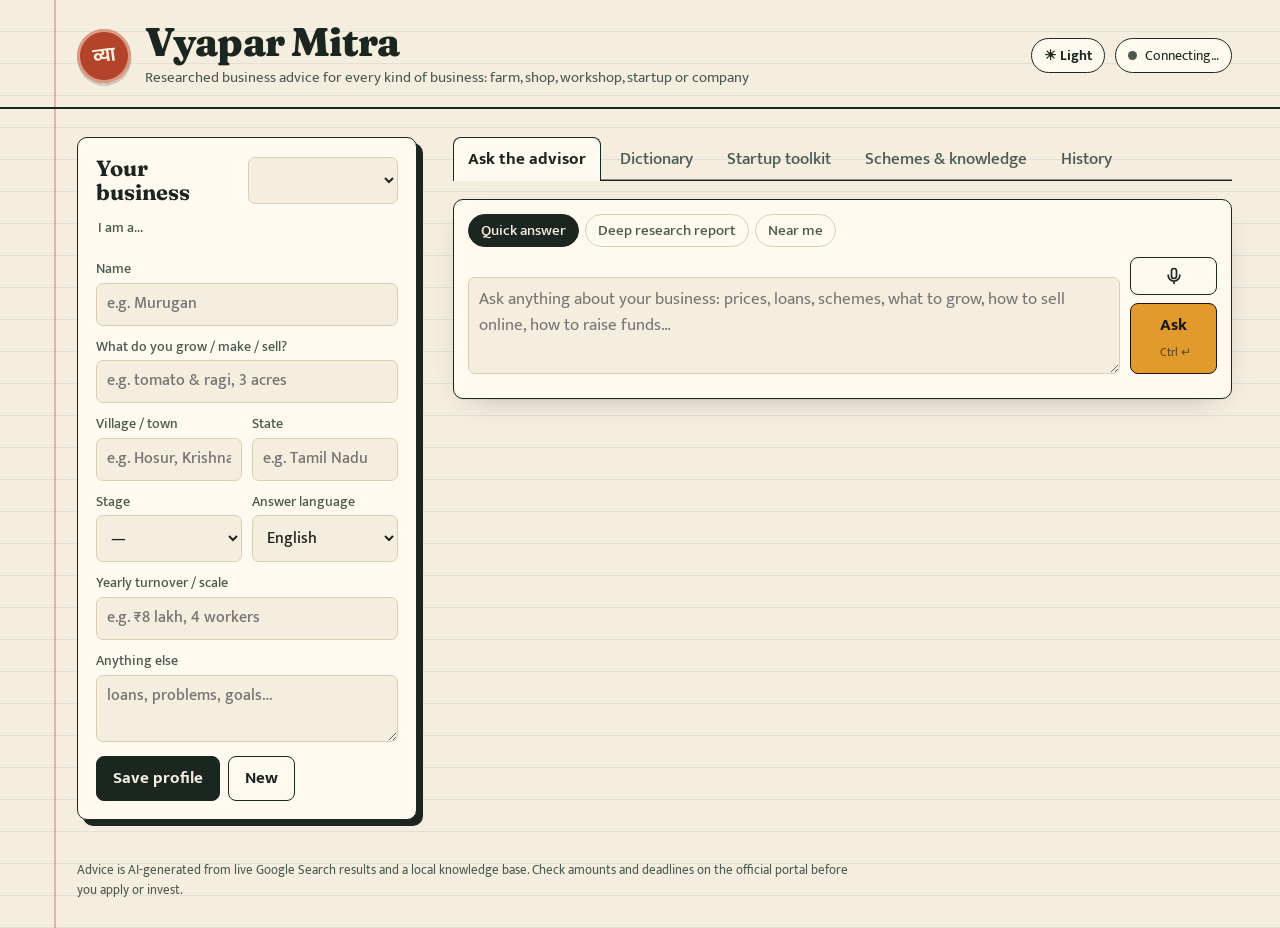
<file: static/index.html>
<!doctype html>
<html lang="en" data-theme="light">
<head>
  <meta charset="utf-8">
  <meta name="viewport" content="width=device-width, initial-scale=1">
  <meta name="color-scheme" content="light dark">
  <title>Vyapar Mitra</title>
  <meta name="description" content="AI business advisory for farmers, artisans, shops, MSMEs, startups and companies.">
  <link rel="preconnect" href="https://fonts.googleapis.com">
  <link rel="preconnect" href="https://fonts.gstatic.com" crossorigin>
  <link href="https://fonts.googleapis.com/css2?family=Fraunces:opsz,wght,SOFT@9..144,500..800,50&family=Mukta:wght@400;500;700&family=Noto+Sans+Tamil:wght@400;600&display=swap" rel="stylesheet">
  <link rel="stylesheet" href="/static/styles.css">
</head>
<body>
  <header class="masthead">
    <div class="brand">
      <span class="seal" aria-hidden="true">व्या</span>
      <div>
        <h1>Vyapar Mitra</h1>
        <p class="tagline">Researched business advice for every kind of business: farm, shop, workshop, startup or company</p>
      </div>
    </div>
    <div class="head-right">
      <button class="theme-toggle" id="theme-toggle" type="button" title="Switch light / dark theme" aria-label="Switch light / dark theme">
        <span class="sun" aria-hidden="true">☀︎ Light</span><span class="moon" aria-hidden="true">☾ Dark</span>
      </button>
      <div class="status" id="status"><span class="dot"></span><span id="status-text">Connecting…</span></div>
    </div>
  </header>

  <main class="layout">
    <!-- ============ PROFILE ============ -->
    <aside class="ledger" aria-label="Business profile">
      <div class="ledger-head">
        <h2>Your business</h2>
        <select id="profile-select" aria-label="Choose profile"></select>
      </div>

      <form id="profile-form" class="profile-form" autocomplete="off">
        <fieldset class="segments" id="segment-picker">
          <legend>I am a…</legend>
        </fieldset>

        <label>Name <input name="name" required placeholder="e.g. Murugan"></label>
        <label>What do you grow / make / sell? <input name="business" placeholder="e.g. tomato & ragi, 3 acres"></label>
        <div class="row">
          <label>Village / town <input name="location" placeholder="e.g. Hosur, Krishnagiri"></label>
          <label>State <input name="state" placeholder="e.g. Tamil Nadu"></label>
        </div>
        <div class="row">
          <label>Stage
            <select name="stage">
              <option value="">—</option>
              <option>Just an idea</option>
              <option>Starting (0-1 yr)</option>
              <option>Running (1-5 yrs)</option>
              <option>Growing / scaling</option>
            </select>
          </label>
          <label>Answer language
            <select name="language">
              <option>English</option><option>Tamil</option><option>Hindi</option><option>Telugu</option>
              <option>Kannada</option><option>Malayalam</option><option>Marathi</option><option>Bengali</option>
              <option>Gujarati</option><option>Punjabi</option><option>Odia</option>
            </select>
          </label>
        </div>
        <label>Yearly turnover / scale <input name="turnover" placeholder="e.g. ₹8 lakh, 4 workers"></label>
        <label>Anything else <textarea name="details" rows="2" placeholder="loans, problems, goals…"></textarea></label>
        <input type="hidden" name="segment">
        <div class="form-actions">
          <button type="submit" class="btn ink" id="save-profile">Save profile</button>
          <button type="button" class="btn ghost" id="new-profile">New</button>
        </div>
      </form>
    </aside>

    <!-- ============ WORKSPACE ============ -->
    <section class="workspace">
      <nav class="tabs" role="tablist">
        <button role="tab" class="tab active" data-tab="advisor" aria-selected="true">Ask the advisor</button>
        <button role="tab" class="tab" data-tab="dictionary" aria-selected="false">Dictionary</button>
        <button role="tab" class="tab" data-tab="startup" aria-selected="false">Startup toolkit</button>
        <button role="tab" class="tab" data-tab="knowledge" aria-selected="false">Schemes &amp; knowledge</button>
        <button role="tab" class="tab" data-tab="history" aria-selected="false">History</button>
      </nav>

      <!-- Advisor -->
      <div class="panel active" id="panel-advisor" role="tabpanel">
        <div class="composer">
          <div class="modes" role="radiogroup" aria-label="Answer depth">
            <label><input type="radio" name="mode" value="quick" checked><span>Quick answer</span></label>
            <label><input type="radio" name="mode" value="research"><span>Deep research report</span></label>
            <label><input type="radio" name="mode" value="nearby"><span>Near me</span></label>
          </div>
          <div class="ask-box">
            <textarea id="question" rows="3" placeholder="Ask anything about your business: prices, loans, schemes, what to grow, how to sell online, how to raise funds…"></textarea>
            <div class="ask-actions">
              <button class="btn icon" id="mic" type="button" title="Speak your question" aria-label="Speak your question">
                <svg viewBox="0 0 24 24" width="20" height="20" fill="none" stroke="currentColor" stroke-width="2" stroke-linecap="round"><rect x="9" y="3" width="6" height="12" rx="3"/><path d="M5 11a7 7 0 0 0 14 0M12 18v3"/></svg>
              </button>
              <button class="btn marigold" id="ask" type="button">Ask <kbd>Ctrl ↵</kbd></button>
            </div>
          </div>
          <div class="suggestions" id="suggestions"></div>
        </div>
        <div id="answers" class="answers"></div>
      </div>

      <!-- Dictionary (built from dictionary/ folder + Business_Adv knowledge) -->
      <div class="panel" id="panel-dictionary" role="tabpanel" hidden>
        <div class="kb-toolbar">
          <input id="dict-search" type="search" placeholder="Search business words: GST, Udyam, CAC, mandi…">
          <select id="dict-category">
            <option value="">All topics</option>
            <option value="finance">Finance</option><option value="compliance">Compliance</option>
            <option value="market">Market</option><option value="scheme">Schemes</option>
            <option value="practice">Good practice</option><option value="startup">Startup</option>
          </select>
        </div>
        <div class="dict-tags" id="dict-quick"></div>
        <div id="dict-list" class="kb-list"></div>
      </div>

      <!-- Startup toolkit -->
      <div class="panel" id="panel-startup" role="tabpanel" hidden>
        <p class="hint">Special startup helpers drawn from your Business_Adv knowledge base. Click a card to ask the advisor with a ready-made expert prompt, or work the steps yourself.</p>
        <div class="tool-grid">
          <article class="tool-card" aria-label="Profit calculator">
            <h4>💰 Profit calculator</h4>
            <p>Price − cost = profit. Check margin before you fix a price.</p>
            <div class="calc-grid">
              <label>Cost per unit (₹) <input id="calc-cost" type="number" min="0" value="100"></label>
              <label>Selling price (₹) <input id="calc-price" type="number" min="0" value="150"></label>
              <label>Units / month <input id="calc-units" type="number" min="0" value="200"></label>
              <label>Monthly fixed cost (₹) <input id="calc-fixed" type="number" min="0" value="5000"></label>
            </div>
            <div class="calc-result" id="calc-result">—</div>
            <div class="form-actions">
              <button class="btn ghost" id="calc-ask" type="button">Ask advisor about my margin →</button>
            </div>
          </article>
        </div>
        <div id="startup-list" class="tool-grid"></div>
      </div>

      <!-- Knowledge -->
      <div class="panel" id="panel-knowledge" role="tabpanel" hidden>
        <div class="kb-toolbar">
          <input id="kb-search" type="search" placeholder="Search schemes, loans, compliance…">
          <select id="kb-segment">
            <option value="">All segments</option>
          </select>
          <button class="btn ghost" id="kb-add-toggle" type="button">+ Add local entry</button>
        </div>
        <form id="kb-form" class="kb-form" hidden>
          <p class="hint">Add knowledge only you have: a local co-operative, a buyer, a state scheme. The advisor uses it in every answer.</p>
          <div class="row">
            <label>Segment <select name="segment" id="kb-form-segment"><option value="all">All</option></select></label>
            <label>Type
              <select name="category">
                <option value="scheme">Scheme</option><option value="finance">Finance</option>
                <option value="market">Market / buyer</option><option value="compliance">Compliance</option>
                <option value="practice">Good practice</option>
              </select>
            </label>
          </div>
          <label>Title <input name="title" required></label>
          <label>Summary <textarea name="summary" rows="2" required></textarea></label>
          <div class="row">
            <label>Who is eligible <input name="eligibility"></label>
            <label>Benefits <input name="benefits"></label>
          </div>
          <div class="row">
            <label>How to apply / contact <input name="how_to_apply"></label>
            <label>Link <input name="url" type="url" placeholder="https://"></label>
          </div>
          <label>Keywords <input name="tags" placeholder="words people may search for"></label>
          <div class="form-actions"><button class="btn ink" type="submit">Save entry</button></div>
        </form>
        <div id="kb-list" class="kb-list"></div>
      </div>

      <!-- History -->
      <div class="panel" id="panel-history" role="tabpanel" hidden>
        <div id="history-list" class="answers"></div>
      </div>
    </section>
  </main>

  <footer class="foot">
    Advice is AI-generated from live Google Search results and a local knowledge base. Check amounts and deadlines on the official portal before you apply or invest.
  </footer>

  <template id="answer-tpl">
    <article class="answer">
      <header>
        <span class="stamp"></span>
        <h3 class="q"></h3>
      </header>
      <div class="md"></div>
      <div class="queries"></div>
      <div class="sources"></div>
      <div class="search-widget"></div>
      <footer class="answer-foot">
        <span class="meta"></span>
        <span class="answer-tools">
          <button class="link speak" type="button">▶ Listen</button>
          <button class="link copy" type="button">Copy</button>
          <button class="link download-btn" type="button">⬇ Save</button>
          <button class="link print-btn" type="button">🖨 Print</button>
          <button class="link del" type="button" hidden>Delete</button>
        </span>
      </footer>
    </article>
  </template>

  <script src="/static/app.js"></script>
</body>
</html>
</file>
<file: static/styles.css>
/* Vyapar Mitra — light theme by default, optional dark via header toggle.
   Light is forced with <html data-theme="light">, dark with data-theme="dark".
   If no attribute is set we fall back to the OS preference. */
:root {
  --paper: #f5eedf;
  --paper-2: #efe5d0;
  --card: #fffaf0;
  --ink: #1c2620;
  --ink-soft: #4b5a50;
  --rule: #d9cdb4;
  --rule-faint: rgba(120, 150, 170, .16);
  --margin-line: rgba(196, 72, 52, .35);
  --marigold: #e39a2d;
  --marigold-deep: #b8731a;
  --kumkum: #b4432b;
  --leaf: #3f7a4a;
  --shadow: 0 1px 0 rgba(28, 38, 32, .05), 0 10px 30px -18px rgba(28, 38, 32, .45);
  --display: "Fraunces", "Noto Serif", Georgia, serif;
  --body: "Mukta", "Noto Sans Tamil", "Nirmala UI", sans-serif;
  --radius: 10px;
  color-scheme: light;
}
:root[data-theme="dark"] {
  --paper: #141a17; --paper-2: #1a221e; --card: #1d2621; --ink: #efe6d2; --ink-soft: #a9b3a7;
  --rule: #34413a; --rule-faint: rgba(160, 190, 200, .06); --margin-line: rgba(214, 98, 74, .3);
  --marigold: #f0ac45; --marigold-deep: #f0ac45; --kumkum: #e0735a; --leaf: #7cc28a;
  --shadow: 0 10px 30px -18px rgba(0, 0, 0, .8);
  color-scheme: dark;
}
@media (prefers-color-scheme: dark) {
  :root:not([data-theme]) {
    --paper: #141a17; --paper-2: #1a221e; --card: #1d2621; --ink: #efe6d2; --ink-soft: #a9b3a7;
    --rule: #34413a; --rule-faint: rgba(160, 190, 200, .06); --margin-line: rgba(214, 98, 74, .3);
    --marigold: #f0ac45; --marigold-deep: #f0ac45; --kumkum: #e0735a; --leaf: #7cc28a;
    --shadow: 0 10px 30px -18px rgba(0, 0, 0, .8);
    color-scheme: dark;
  }
}

* { box-sizing: border-box; }
html, body { margin: 0; }
body {
  font-family: var(--body);
  font-size: 17px;
  line-height: 1.55;
  color: var(--ink);
  background-color: var(--paper);
  background-image:
    linear-gradient(90deg, transparent 54px, var(--margin-line) 54px, var(--margin-line) 56px, transparent 56px),
    repeating-linear-gradient(180deg, transparent 0 31px, var(--rule-faint) 31px 32px);
  min-height: 100vh;
}
button, input, select, textarea { font: inherit; color: inherit; }

/* ---------- masthead ---------- */
.masthead {
  display: flex; align-items: center; justify-content: space-between; gap: 16px; flex-wrap: wrap;
  padding: 22px clamp(16px, 4vw, 48px) 18px clamp(16px, 6vw, 80px);
  border-bottom: 2px solid var(--ink);
  animation: rise .6s ease both;
}
.brand { display: flex; gap: 14px; align-items: center; }
.seal {
  display: grid; place-items: center; width: 54px; height: 54px; flex: none;
  border-radius: 50%; background: var(--kumkum); color: #fff3df;
  font: 700 20px/1 var(--body); transform: rotate(-8deg);
  box-shadow: inset 0 0 0 3px rgba(255, 243, 223, .5), 0 3px 0 rgba(0, 0, 0, .15);
}
h1 { font: 800 clamp(28px, 4vw, 40px)/1 var(--display); font-variation-settings: "SOFT" 50; margin: 0; letter-spacing: -.02em; }
.tagline { margin: 4px 0 0; color: var(--ink-soft); font-size: 15px; }
.status {
  display: inline-flex; gap: 8px; align-items: center; padding: 6px 12px;
  border: 1.5px solid var(--ink); border-radius: 999px; font-size: 14px; background: var(--card);
}
.status .dot { width: 9px; height: 9px; border-radius: 50%; background: var(--ink-soft); }
.status.live .dot { background: var(--leaf); box-shadow: 0 0 0 4px color-mix(in srgb, var(--leaf) 25%, transparent); }
.status.offline .dot { background: var(--marigold); }

/* ---------- layout ---------- */
.layout {
  display: grid; grid-template-columns: minmax(280px, 340px) 1fr; gap: clamp(16px, 3vw, 36px);
  padding: 28px clamp(16px, 4vw, 48px) 40px clamp(16px, 6vw, 80px);
  max-width: 1400px;
}
@media (max-width: 900px) {
  .layout { grid-template-columns: 1fr; }
  body { background-image: repeating-linear-gradient(180deg, transparent 0 31px, var(--rule-faint) 31px 32px); }
}

/* ---------- ledger / profile ---------- */
.ledger {
  background: var(--card); border: 1.5px solid var(--ink); border-radius: var(--radius);
  padding: 18px; box-shadow: 6px 6px 0 var(--ink); align-self: start; position: sticky; top: 16px;
  animation: rise .6s .1s ease both;
}
@media (max-width: 900px) { .ledger { position: static; } }
.ledger-head { display: flex; justify-content: space-between; align-items: center; gap: 10px; margin-bottom: 12px; }
.ledger h2 { font: 700 22px/1.1 var(--display); margin: 0; }
.ledger-head select { max-width: 150px; }
.profile-form { display: grid; gap: 10px; }
label { display: grid; gap: 3px; font-size: 14px; color: var(--ink-soft); font-weight: 500; }
input, select, textarea {
  width: 100%; padding: 8px 10px; border: 1.5px solid var(--rule); border-radius: 7px;
  background: var(--paper); color: var(--ink); font-size: 16px; min-width: 0;
}
input:focus, select:focus, textarea:focus { outline: none; border-color: var(--marigold-deep); box-shadow: 0 0 0 3px color-mix(in srgb, var(--marigold) 30%, transparent); }
.row { display: grid; grid-template-columns: 1fr 1fr; gap: 10px; }
@media (max-width: 420px) { .row { grid-template-columns: 1fr; } }

.segments { border: 0; padding: 0; margin: 0 0 4px; display: flex; flex-wrap: wrap; gap: 6px; }
.segments legend { font-size: 14px; color: var(--ink-soft); margin-bottom: 6px; font-weight: 500; }
.seg {
  border: 1.5px dashed var(--ink-soft); background: transparent; border-radius: 6px;
  padding: 4px 10px; cursor: pointer; font-size: 15px; transition: transform .15s, background .15s;
}
.seg:hover { transform: translateY(-1px) rotate(-1deg); }
.seg[aria-pressed="true"] {
  border-style: solid; border-color: var(--kumkum); color: var(--kumkum); background: color-mix(in srgb, var(--kumkum) 10%, transparent);
  transform: rotate(-2deg); font-weight: 700;
}

.form-actions { display: flex; gap: 8px; margin-top: 4px; }
.btn {
  border: 1.5px solid var(--ink); border-radius: 8px; padding: 8px 16px; cursor: pointer; font-weight: 700;
  background: var(--card); transition: transform .12s, box-shadow .12s;
}
.btn:hover { transform: translate(-1px, -1px); box-shadow: 3px 3px 0 var(--ink); }
.btn:active { transform: none; box-shadow: none; }
.btn.ink { background: var(--ink); color: var(--paper); }
.btn.marigold { background: var(--marigold); color: #1c1408; border-color: #1c1408; }
.btn.ghost { background: transparent; }
.btn.icon { padding: 8px 10px; display: grid; place-items: center; }
.btn.icon.listening { background: var(--kumkum); color: #fff; animation: pulse 1.2s infinite; }
.btn:disabled { opacity: .55; cursor: progress; }
kbd { font: 12px var(--body); opacity: .65; margin-left: 4px; }

/* ---------- workspace ---------- */
.workspace { min-width: 0; animation: rise .6s .2s ease both; }
.tabs { display: flex; gap: 4px; box-shadow: inset 0 -1.5px 0 var(--ink); margin-bottom: 18px; overflow-x: auto; overflow-y: hidden; scrollbar-width: none; }
.tab {
  background: none; border: 1.5px solid transparent; border-bottom: 0; padding: 8px 14px; cursor: pointer;
  border-radius: 8px 8px 0 0; color: var(--ink-soft); font-weight: 500; white-space: nowrap;
}
.tab.active { background: var(--card); border-color: var(--ink); color: var(--ink); font-weight: 700; }

.composer { background: var(--card); border: 1.5px solid var(--ink); border-radius: var(--radius); padding: 14px; box-shadow: var(--shadow); }
.modes { display: flex; flex-wrap: wrap; gap: 6px; margin-bottom: 10px; }
.modes label { position: relative; }
.modes input { position: absolute; inset: 0; width: 1px; height: 1px; opacity: 0; pointer-events: none; }
.modes span {
  display: inline-block; padding: 4px 12px; border-radius: 999px; border: 1.5px solid var(--rule);
  cursor: pointer; font-size: 15px; color: var(--ink-soft);
}
.modes input:checked + span { background: var(--ink); color: var(--paper); border-color: var(--ink); }
.modes input:focus-visible + span { outline: 2px solid var(--marigold); }
.ask-box { display: flex; gap: 10px; align-items: flex-end; }
.ask-box textarea { resize: vertical; min-height: 84px; font-size: 17px; background: var(--paper); }
.ask-actions { display: flex; flex-direction: column; gap: 8px; }
@media (max-width: 520px) {
  .ask-box { flex-direction: column; align-items: stretch; }
  .ask-actions { flex-direction: row; justify-content: flex-end; }
}
.suggestions { display: flex; flex-wrap: wrap; gap: 6px; margin-top: 10px; }
.chip {
  border: 1px solid var(--rule); background: var(--paper-2); border-radius: 999px; padding: 3px 12px;
  font-size: 14px; cursor: pointer; color: var(--ink); text-align: left;
}
.chip:hover { border-color: var(--marigold-deep); }

/* ---------- answers ---------- */
.answers { display: grid; gap: 18px; margin-top: 20px; }
.answer {
  background: var(--card); border: 1.5px solid var(--ink); border-radius: var(--radius); padding: 18px 20px 12px;
  box-shadow: var(--shadow); animation: rise .45s ease both; min-width: 0;
}
.answer header { display: flex; gap: 10px; align-items: baseline; margin-bottom: 8px; }
.answer .q { font: 700 20px/1.25 var(--display); margin: 0; }
.stamp {
  flex: none; font-size: 12px; text-transform: uppercase; letter-spacing: .08em; font-weight: 700;
  border: 1.5px solid currentColor; color: var(--kumkum); padding: 0 6px; border-radius: 4px; transform: rotate(-3deg);
}
.stamp.research { color: var(--leaf); }
.stamp.nearby { color: var(--marigold-deep); }
.md { overflow-wrap: anywhere; }
.md h1, .md h2, .md h3, .md h4 { font-family: var(--display); line-height: 1.2; margin: 1.1em 0 .35em; }
.md h1 { font-size: 22px; } .md h2 { font-size: 20px; } .md h3 { font-size: 18px; } .md h4 { font-size: 17px; }
.md p { margin: .5em 0; }
.md ul, .md ol { padding-left: 1.3em; margin: .4em 0; }
.md li { margin: .15em 0; }
.md a { color: var(--kumkum); }
.md code { background: var(--paper-2); padding: 0 4px; border-radius: 4px; font-size: .92em; }
.md .table-wrap { overflow-x: auto; margin: .6em 0; }
.md table { border-collapse: collapse; font-size: 15px; min-width: 100%; }
.md th, .md td { border: 1px solid var(--rule); padding: 5px 9px; text-align: left; vertical-align: top; }
.md th { background: var(--paper-2); }
.md blockquote { border-left: 3px solid var(--marigold); margin: .5em 0; padding: .1em .9em; color: var(--ink-soft); }

.queries, .sources { display: flex; flex-wrap: wrap; gap: 6px; margin-top: 12px; }
.queries:empty, .sources:empty, .search-widget:empty { display: none; }
.queries::before, .sources::before { width: 100%; font-size: 13px; text-transform: uppercase; letter-spacing: .08em; color: var(--ink-soft); }
.queries::before { content: "Searched Google for"; }
.sources::before { content: "Sources"; }
.qchip { font-size: 13px; padding: 1px 9px; border-radius: 4px; background: var(--paper-2); color: var(--ink-soft); }
.source {
  font-size: 14px; text-decoration: none; color: var(--ink); border: 1px solid var(--rule); border-radius: 6px;
  padding: 2px 9px; max-width: 100%; overflow: hidden; text-overflow: ellipsis; white-space: nowrap;
}
.source::before { content: "↗ "; color: var(--kumkum); }
.source.local::before { content: "◆ "; color: var(--leaf); }
.source.maps::before { content: "⌖ "; color: var(--marigold-deep); }
.search-widget { margin-top: 10px; }
.search-widget iframe { width: 100%; border: 0; height: 64px; }

.answer-foot {
  display: flex; justify-content: space-between; gap: 10px; flex-wrap: wrap; margin-top: 12px; padding-top: 8px;
  border-top: 1px dashed var(--rule); font-size: 13px; color: var(--ink-soft);
}
.answer-tools { display: flex; gap: 12px; }
.link { background: none; border: 0; padding: 0; cursor: pointer; color: var(--kumkum); font-size: 14px; font-weight: 500; }

.thinking { display: flex; align-items: center; gap: 12px; color: var(--ink-soft); }
.thinking .bars { display: flex; gap: 4px; }
.thinking .bars i { width: 6px; height: 20px; background: var(--marigold); border-radius: 2px; animation: bar 1s infinite ease-in-out; }
.thinking .bars i:nth-child(2) { animation-delay: .15s; } .thinking .bars i:nth-child(3) { animation-delay: .3s; }
.error { border-color: var(--kumkum); }
.error .md { color: var(--kumkum); }
.empty { color: var(--ink-soft); text-align: center; padding: 30px 10px; font-style: italic; }

/* ---------- knowledge ---------- */
.kb-toolbar { display: flex; gap: 8px; flex-wrap: wrap; }
.kb-toolbar input { flex: 1 1 220px; }
.kb-toolbar select { flex: 0 1 180px; }
.kb-form { margin-top: 14px; background: var(--card); border: 1.5px dashed var(--ink); border-radius: var(--radius); padding: 14px; display: grid; gap: 10px; }
.hint { margin: 0; font-size: 14px; color: var(--ink-soft); }
.kb-list { display: grid; grid-template-columns: repeat(auto-fill, minmax(min(100%, 300px), 1fr)); gap: 14px; margin-top: 16px; }
.kb-card {
  background: var(--card); border: 1.5px solid var(--ink); border-radius: var(--radius); padding: 14px 16px;
  display: flex; flex-direction: column; gap: 6px; box-shadow: var(--shadow); animation: rise .4s ease both;
}
.kb-card h4 { font: 700 18px/1.2 var(--display); margin: 0; }
.kb-card p { margin: 0; font-size: 15px; }
.kb-card dl { margin: 4px 0 0; font-size: 14px; display: grid; gap: 4px; }
.kb-card dt { font-weight: 700; color: var(--ink-soft); font-size: 12px; text-transform: uppercase; letter-spacing: .06em; }
.kb-card dd { margin: 0; }
.kb-tags { display: flex; gap: 6px; flex-wrap: wrap; }
.tag { font-size: 12px; padding: 0 7px; border-radius: 4px; border: 1px solid var(--rule); text-transform: uppercase; letter-spacing: .05em; color: var(--ink-soft); }
.tag.custom { border-color: var(--leaf); color: var(--leaf); }
.kb-actions { margin-top: auto; display: flex; gap: 12px; padding-top: 6px; flex-wrap: wrap; }
.kb-actions a { color: var(--kumkum); font-size: 14px; }

.foot { padding: 0 clamp(16px, 4vw, 48px) 28px clamp(16px, 6vw, 80px); font-size: 13px; color: var(--ink-soft); max-width: 900px; }

@keyframes rise { from { opacity: 0; transform: translateY(8px); } to { opacity: 1; transform: none; } }
@keyframes bar { 0%, 100% { transform: scaleY(.4); } 50% { transform: scaleY(1); } }
@keyframes pulse { 50% { box-shadow: 0 0 0 6px color-mix(in srgb, var(--kumkum) 30%, transparent); } }
@media (prefers-reduced-motion: reduce) { *, *::before, *::after { animation: none !important; transition: none !important; } }

/* ---------- theme toggle ---------- */
.head-right { display: flex; align-items: center; gap: 10px; flex-wrap: wrap; }
.theme-toggle {
  display: inline-flex; align-items: center; gap: 8px;
  border: 1.5px solid var(--ink); border-radius: 999px; background: var(--card);
  padding: 6px 12px; cursor: pointer; font-weight: 700; font-size: 14px;
}
.theme-toggle:hover { transform: translate(-1px, -1px); box-shadow: 3px 3px 0 var(--ink); }
.theme-toggle .sun { display: inline; } .theme-toggle .moon { display: none; }
:root[data-theme="dark"] .theme-toggle .sun { display: none; }
:root[data-theme="dark"] .theme-toggle .moon { display: inline; }

/* ---------- dictionary + toolkit + calculator ---------- */
.tool-grid { display: grid; grid-template-columns: repeat(auto-fit, minmax(min(100%, 300px), 1fr)); gap: 14px; margin-top: 16px; }
.tool-card {
  background: var(--card); border: 1.5px solid var(--ink); border-radius: var(--radius);
  padding: 14px 16px; box-shadow: var(--shadow);
}
.tool-card h4 { font: 700 18px/1.2 var(--display); margin: 0 0 6px; }
.tool-card p { margin: 0 0 8px; font-size: 15px; }
.tool-card ol { margin: 6px 0 10px; padding-left: 1.2em; font-size: 14px; }
.calc-grid { display: grid; grid-template-columns: 1fr 1fr; gap: 8px; margin: 8px 0; }
.calc-result {
  margin-top: 8px; padding: 8px 10px; border: 1.5px dashed var(--ink);
  border-radius: 8px; background: var(--paper); font-size: 15px;
}
.calc-result strong { font-size: 18px; }
.dict-tags { display: flex; gap: 6px; flex-wrap: wrap; margin: 8px 0; }
.dict-cat {
  border: 1px solid var(--rule); border-radius: 999px; padding: 2px 10px;
  font-size: 13px; cursor: pointer; background: var(--paper-2); color: var(--ink);
}
.dict-cat[aria-pressed="true"] { background: var(--ink); color: var(--paper); border-color: var(--ink); }
.dict-meaning { font-size: 15px; margin: 4px 0; }
.dict-use { font-size: 14px; color: var(--ink-soft); margin: 0; }
.dict-use::before { content: "✓ "; color: var(--leaf); font-weight: 700; }
.download-btn { font-size: 13px; }

/* ---------- print: clean light report of answers ---------- */
@media print {
  body { background: #fff; color: #000; }
  .masthead .head-right, .ledger, .tabs, .composer, .foot,
  .answer-tools, .kb-toolbar, .kb-form, .tool-grid .tool-card .btn { display: none !important; }
  .layout { display: block; padding: 0; }
  .answer, .kb-card, .tool-card { box-shadow: none; border: 1px solid #000; break-inside: avoid; }
}
</file>
